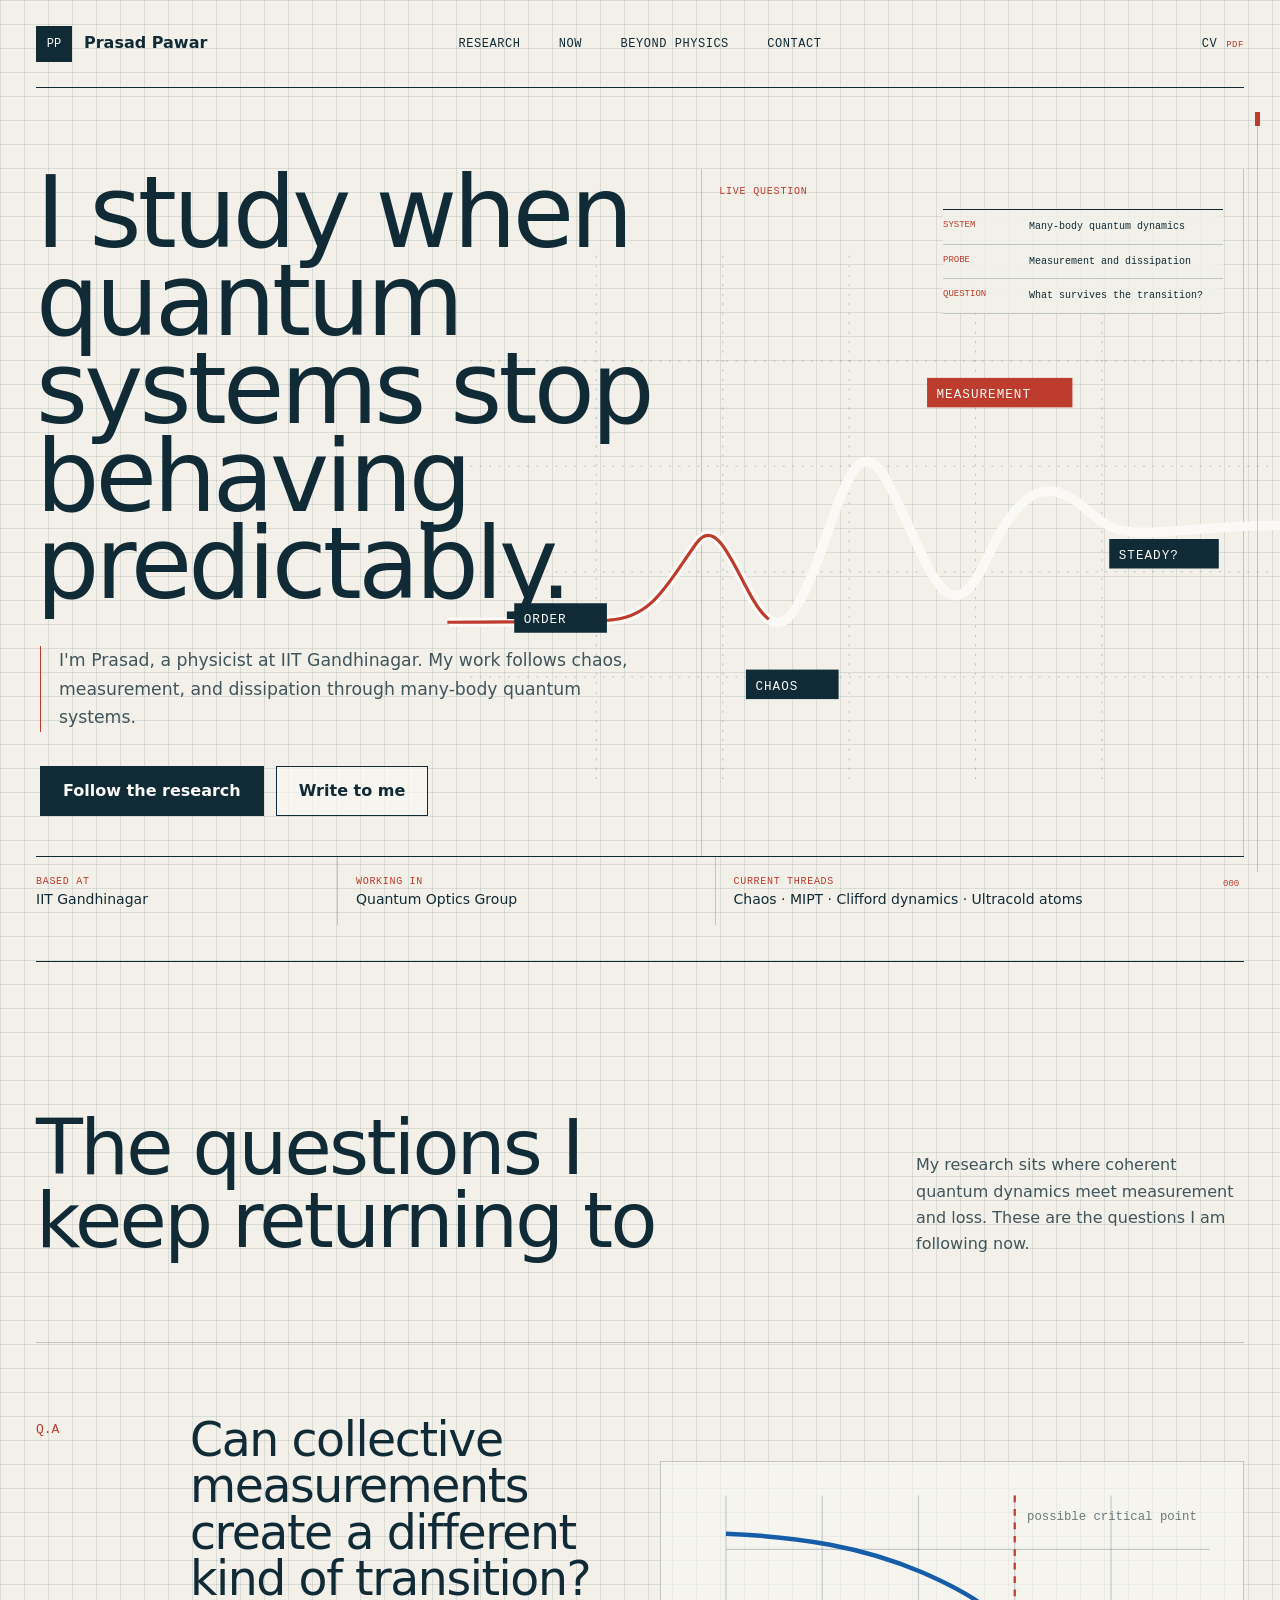
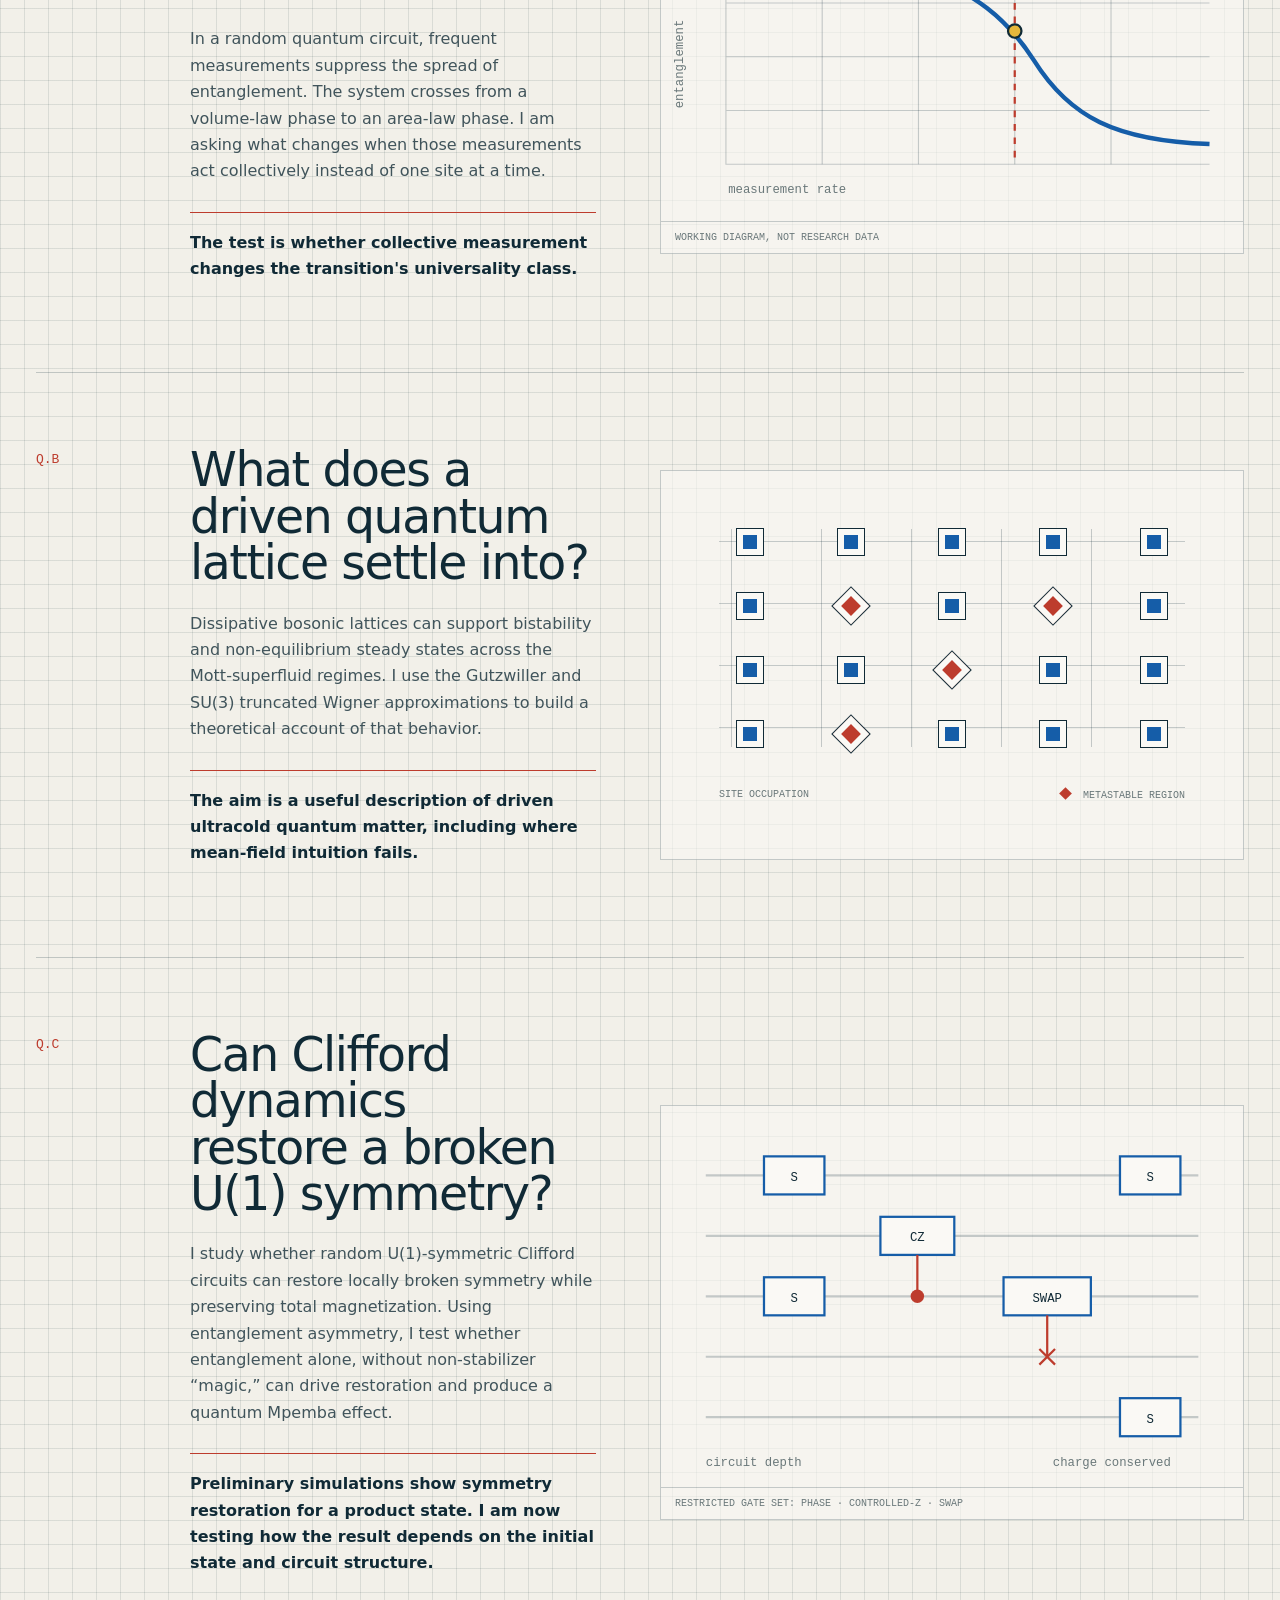
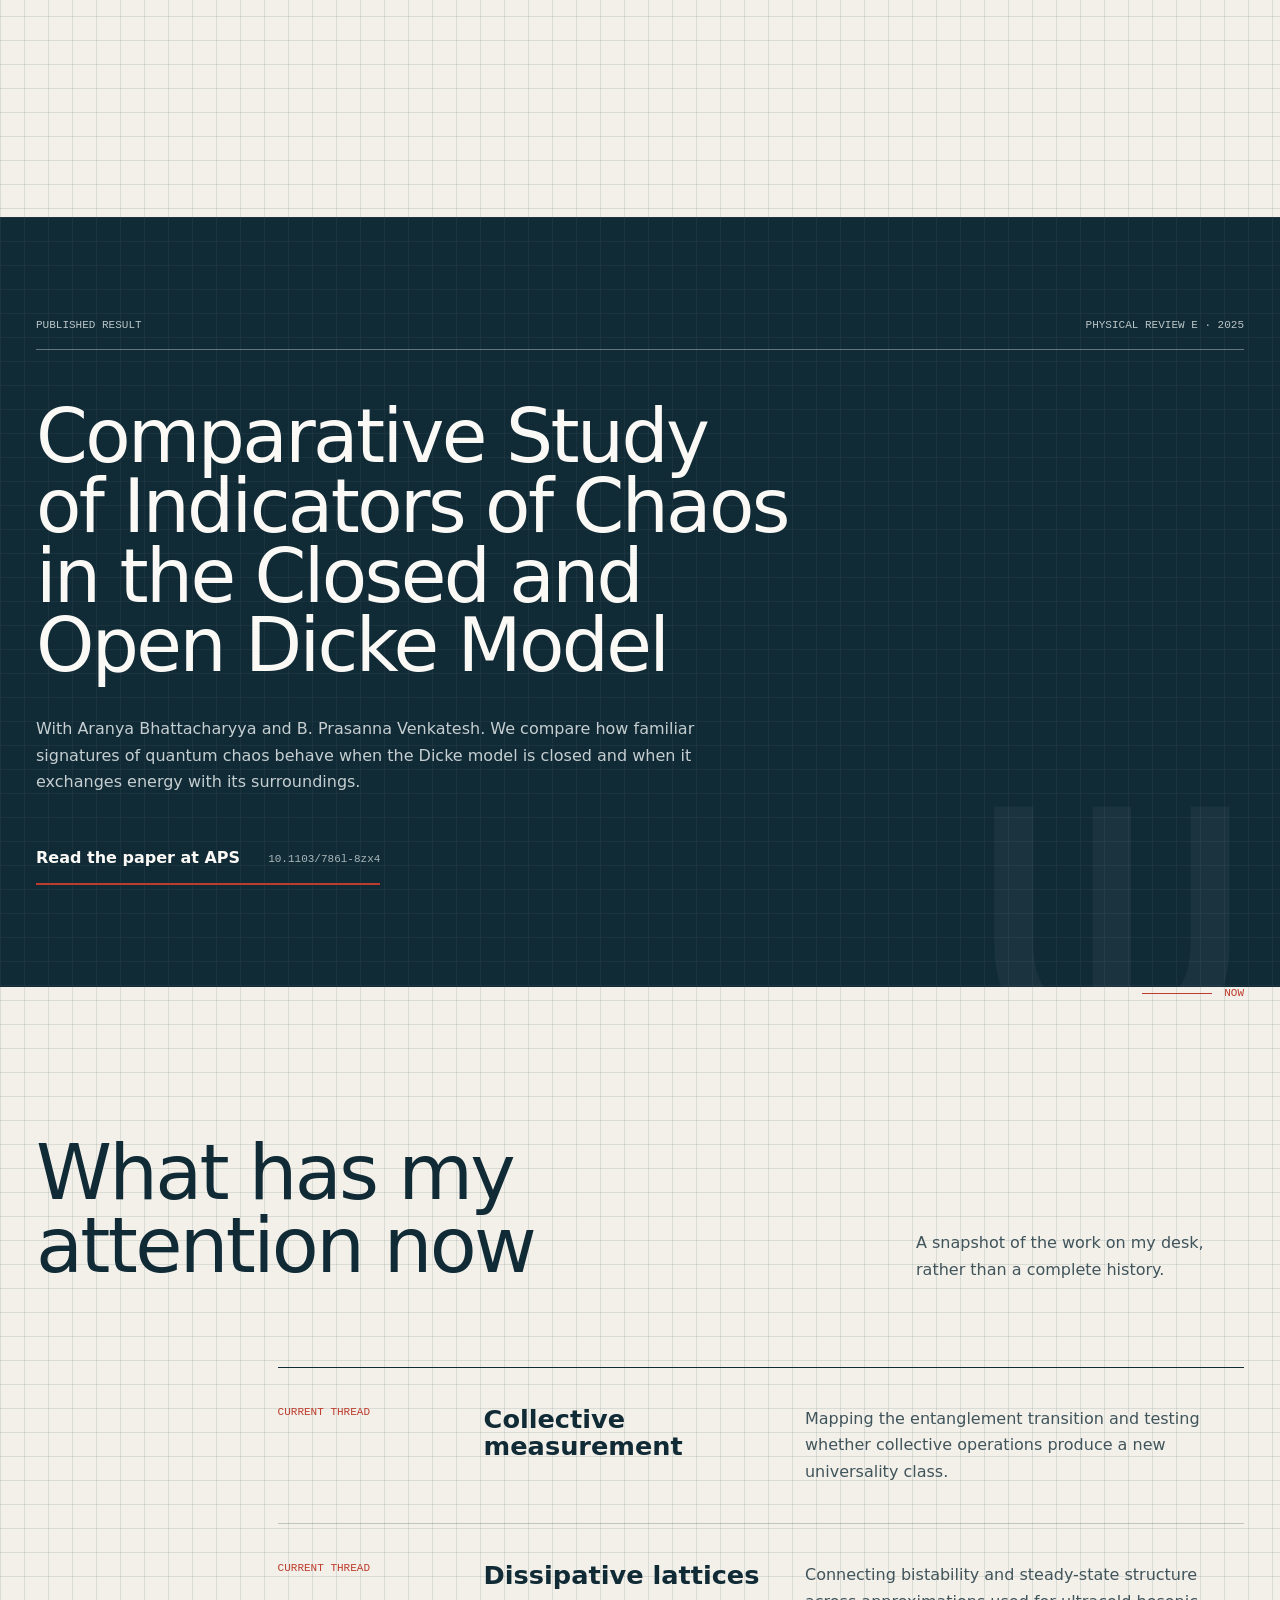
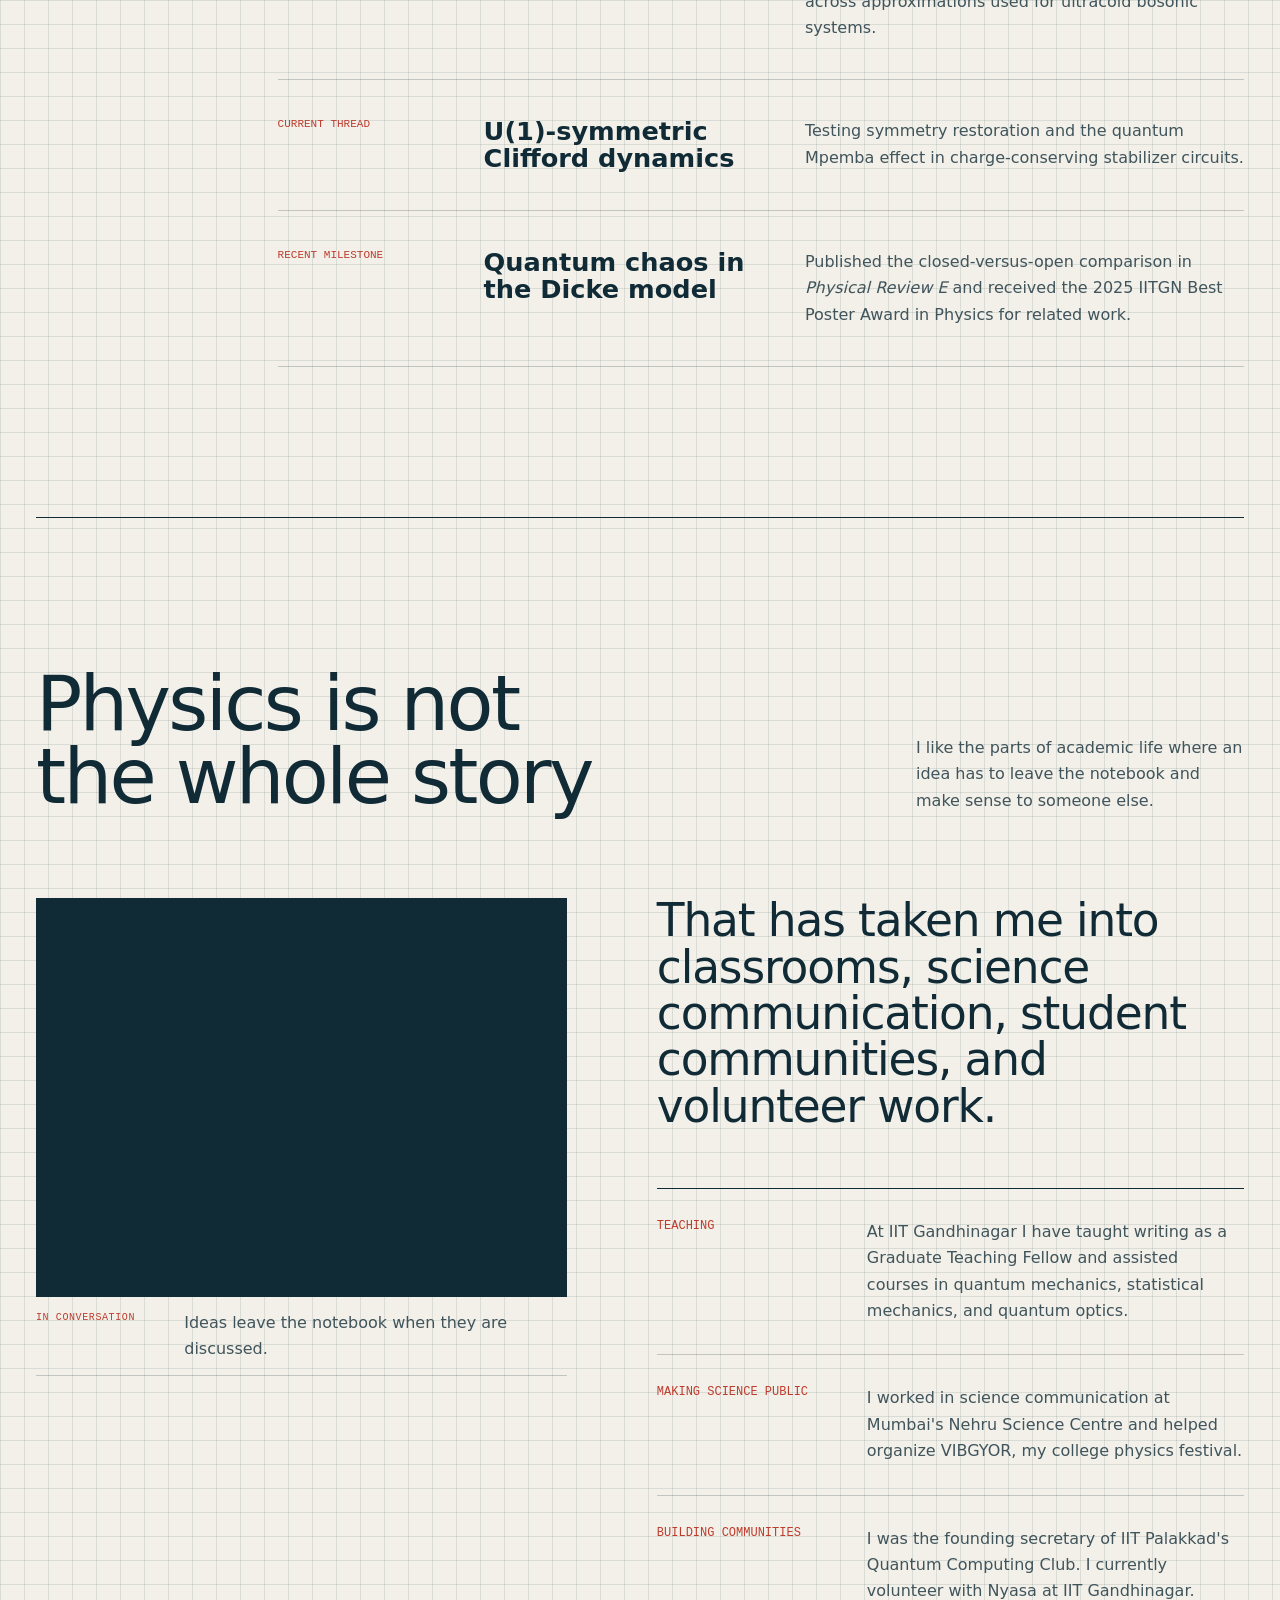
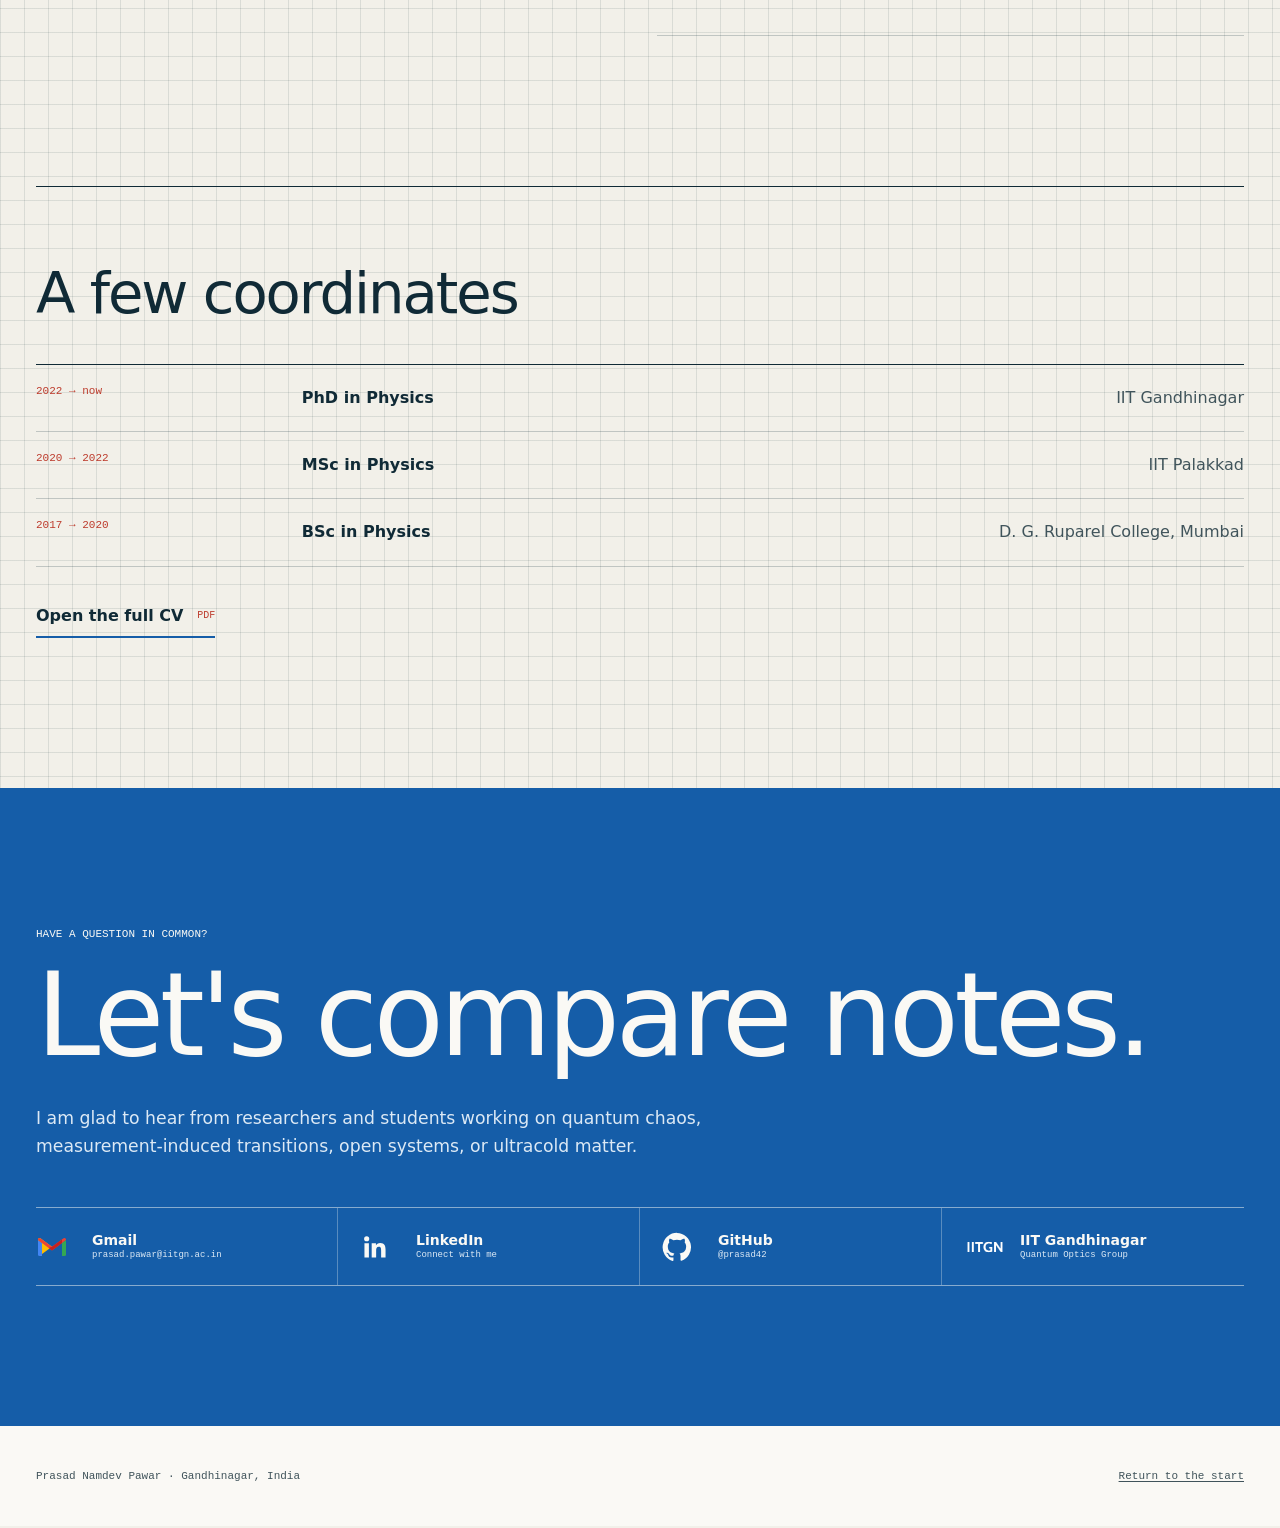
<file: index.html>
<!doctype html>
<html lang="en">
<head>
  <meta charset="utf-8">
  <meta name="viewport" content="width=device-width, initial-scale=1">
  <title>Prasad Namdev Pawar | Quantum many-body physicist</title>
  <meta name="description" content="Prasad Namdev Pawar studies quantum chaos, measurement-induced phase transitions, and non-equilibrium quantum matter at IIT Gandhinagar.">
  <meta name="author" content="Prasad Namdev Pawar">
  <meta name="robots" content="index, follow, max-image-preview:large">
  <meta name="referrer" content="strict-origin-when-cross-origin">
  <meta http-equiv="Content-Security-Policy" content="default-src 'self'; script-src 'self'; style-src 'self' https://fonts.googleapis.com; font-src https://fonts.gstatic.com; img-src 'self' data:; connect-src 'none'; object-src 'none'; base-uri 'none'; form-action 'none'">
  <meta name="theme-color" content="#f2f0e9">
  <link rel="canonical" href="https://prasad42.github.io/">
  <link rel="icon" href="favicon.svg" type="image/svg+xml">
  <meta property="og:title" content="Prasad Namdev Pawar | Quantum many-body physicist">
  <meta property="og:description" content="Research notes on chaos, measurement, and many-body quantum systems.">
  <meta property="og:type" content="website">
  <meta property="og:url" content="https://prasad42.github.io/">
  <link rel="preconnect" href="https://fonts.googleapis.com">
  <link rel="preconnect" href="https://fonts.gstatic.com" crossorigin>
  <link href="https://fonts.googleapis.com/css2?family=Familjen+Grotesk:ital,wght@0,400..700;1,400..700&family=Fragment+Mono:ital@0;1&family=Noto+Sans:wght@400;500;600&display=swap" rel="stylesheet">
  <link rel="stylesheet" href="styles.css">
  <script type="application/ld+json">
  {
    "@context": "https://schema.org",
    "@type": "Person",
    "name": "Prasad Namdev Pawar",
    "url": "https://prasad42.github.io/",
    "email": "mailto:prasad.pawar@iitgn.ac.in",
    "jobTitle": "PhD candidate in Physics",
    "affiliation": {
      "@type": "CollegeOrUniversity",
      "name": "Indian Institute of Technology Gandhinagar",
      "url": "https://iitgn.ac.in/"
    },
    "sameAs": [
      "https://github.com/prasad42",
      "https://www.linkedin.com/in/prasad-pawar-63672b11b/"
    ],
    "knowsAbout": [
      "Quantum chaos",
      "Measurement-induced phase transitions",
      "U(1)-symmetric Clifford circuits",
      "Quantum Mpemba effect",
      "Ultracold atoms",
      "Open quantum systems"
    ]
  }
  </script>
</head>
<body>
  <a class="skip-link" href="#main">Skip to the research</a>

  <header class="site-header" id="top">
    <a class="wordmark" href="#top" aria-label="Prasad Pawar, home">
      <span>PP</span>
      <span class="wordmark-name">Prasad Pawar</span>
    </a>
    <nav aria-label="Primary navigation">
      <a href="#research">Research</a>
      <a href="#now">Now</a>
      <a href="#beyond">Beyond physics</a>
      <a href="#contact">Contact</a>
    </nav>
    <a class="cv-link" href="prasad-pawar-cv.pdf">CV <span aria-hidden="true">PDF</span></a>
  </header>

  <main id="main">
    <section class="hero" aria-labelledby="hero-title">
      <div class="hero-copy">
        <h1 id="hero-title">I study when quantum systems stop behaving predictably.</h1>
        <p class="hero-intro">I'm Prasad, a physicist at IIT Gandhinagar. My work follows chaos, measurement, and dissipation through many-body quantum systems.</p>
        <div class="hero-actions">
          <a class="action action-primary" href="#research">Follow the research</a>
          <a class="action action-secondary" href="mailto:prasad.pawar@iitgn.ac.in">Write to me</a>
        </div>
      </div>

      <div class="hero-plot" aria-label="A research trajectory passing through chaos, measurement, and non-equilibrium states">
        <svg class="trajectory" viewBox="0 0 760 500" role="img" aria-labelledby="trajectory-title trajectory-desc">
          <title id="trajectory-title">Research trajectory</title>
          <desc id="trajectory-desc">A plotted line moves from ordered motion into chaos, crosses a measurement threshold, and settles into a non-equilibrium state.</desc>
          <g class="grid-lines" aria-hidden="true">
            <path d="M0 100H760M0 200H760M0 300H760M0 400H760"/>
            <path d="M120 0V500M240 0V500M360 0V500M480 0V500M600 0V500"/>
          </g>
          <path class="trace-shadow" d="M-20 348 C70 348 92 347 132 346 C174 344 188 310 215 273 C247 229 271 395 309 335 C346 275 360 143 398 218 C437 294 453 369 491 287 C529 205 558 216 590 245 C626 278 654 255 790 256"/>
          <path class="trace-draw" id="heroTrace" pathLength="1" d="M-20 348 C70 348 92 347 132 346 C174 344 188 310 215 273 C247 229 271 395 309 335 C346 275 360 143 398 218 C437 294 453 369 491 287 C529 205 558 216 590 245 C626 278 654 255 790 256"/>
          <g class="plot-label" transform="translate(42 330)"><rect width="88" height="28"/><text x="9" y="19">ORDER</text></g>
          <g class="plot-label" transform="translate(262 393)"><rect width="88" height="28"/><text x="9" y="19">CHAOS</text></g>
          <g class="plot-label accent" transform="translate(434 116)"><rect width="138" height="28"/><text x="9" y="19">MEASUREMENT</text></g>
          <g class="plot-label" transform="translate(607 269)"><rect width="104" height="28"/><text x="9" y="19">STEADY?</text></g>
        </svg>

        <dl class="plot-readout">
          <div><dt>System</dt><dd>Many-body quantum dynamics</dd></div>
          <div><dt>Probe</dt><dd>Measurement and dissipation</dd></div>
          <div><dt>Question</dt><dd>What survives the transition?</dd></div>
        </dl>
      </div>

      <dl class="hero-coordinates" aria-label="Current coordinates">
        <div><dt>Based at</dt><dd>IIT Gandhinagar</dd></div>
        <div><dt>Working in</dt><dd>Quantum Optics Group</dd></div>
        <div><dt>Current threads</dt><dd>Chaos · MIPT · Clifford dynamics · Ultracold atoms</dd></div>
      </dl>
    </section>

    <section class="research section-shell" id="research" aria-labelledby="research-title">
      <div class="section-heading">
        <h2 id="research-title">The questions I keep returning to</h2>
        <p>My research sits where coherent quantum dynamics meet measurement and loss. These are the questions I am following now.</p>
      </div>

      <article class="research-story story-measurement">
        <div class="story-index" aria-hidden="true">Q.A</div>
        <div class="story-copy">
          <h3>Can collective measurements create a different kind of transition?</h3>
          <p>In a random quantum circuit, frequent measurements suppress the spread of entanglement. The system crosses from a volume-law phase to an area-law phase. I am asking what changes when those measurements act collectively instead of one site at a time.</p>
          <p class="story-note">The test is whether collective measurement changes the transition's universality class.</p>
        </div>
        <div class="story-figure">
          <svg viewBox="0 0 520 320" role="img" aria-labelledby="mipt-title mipt-desc">
            <title id="mipt-title">Measurement-induced transition sketch</title>
            <desc id="mipt-desc">Entanglement falls as the measurement rate crosses a threshold.</desc>
            <g class="figure-grid"><path d="M58 30V270H490M58 78H490M58 126H490M58 174H490M58 222H490"/><path d="M144 30V270M230 30V270M316 30V270M402 30V270"/></g>
            <path class="figure-trace blue" d="M58 64 C126 67 180 76 232 98 C281 119 307 137 333 177 C365 228 406 249 490 252"/>
            <path class="figure-threshold" d="M316 30V270"/>
            <circle class="figure-point" cx="316" cy="151" r="6"/>
            <text x="60" y="296">measurement rate</text>
            <text x="327" y="52">possible critical point</text>
            <text class="vertical-label" transform="translate(20 220) rotate(-90)">entanglement</text>
          </svg>
          <p>Working diagram, not research data</p>
        </div>
      </article>

      <article class="research-story story-lattice">
        <div class="story-index" aria-hidden="true">Q.B</div>
        <div class="story-copy">
          <h3>What does a driven quantum lattice settle into?</h3>
          <p>Dissipative bosonic lattices can support bistability and non-equilibrium steady states across the Mott-superfluid regimes. I use the Gutzwiller and SU(3) truncated Wigner approximations to build a theoretical account of that behavior.</p>
          <p class="story-note">The aim is a useful description of driven ultracold quantum matter, including where mean-field intuition fails.</p>
        </div>
        <div class="story-figure lattice-figure" aria-label="Diagram of a dissipative bosonic lattice">
          <div class="lattice" aria-hidden="true">
            <span></span><span></span><span></span><span></span><span></span>
            <span></span><span class="hot"></span><span></span><span class="hot"></span><span></span>
            <span></span><span></span><span class="hot"></span><span></span><span></span>
            <span></span><span class="hot"></span><span></span><span></span><span></span>
          </div>
          <div class="lattice-key"><span>site occupation</span><span><i></i> metastable region</span></div>
        </div>
      </article>

      <article class="research-story story-clifford">
        <div class="story-index" aria-hidden="true">Q.C</div>
        <div class="story-copy">
          <h3>Can Clifford dynamics restore a broken U(1) symmetry?</h3>
          <p>I study whether random U(1)-symmetric Clifford circuits can restore locally broken symmetry while preserving total magnetization. Using entanglement asymmetry, I test whether entanglement alone, without non-stabilizer “magic,” can drive restoration and produce a quantum Mpemba effect.</p>
          <p class="story-note">Preliminary simulations show symmetry restoration for a product state. I am now testing how the result depends on the initial state and circuit structure.</p>
        </div>
        <div class="story-figure clifford-figure">
          <svg viewBox="0 0 520 340" role="img" aria-labelledby="clifford-title clifford-desc">
            <title id="clifford-title">U(1)-symmetric Clifford circuit sketch</title>
            <desc id="clifford-desc">Five qubit lines pass through staggered phase, controlled-Z, and swap gates while preserving total magnetization.</desc>
            <g class="circuit-wires">
              <path d="M40 62H480M40 116H480M40 170H480M40 224H480M40 278H480"/>
            </g>
            <g class="circuit-gates">
              <rect x="92" y="45" width="54" height="34"/><text x="119" y="67">S</text>
              <rect x="92" y="153" width="54" height="34"/><text x="119" y="175">S</text>
              <rect x="196" y="99" width="66" height="34"/><text x="229" y="121">CZ</text>
              <path d="M229 133V170"/>
              <circle cx="229" cy="170" r="6"/>
              <rect x="306" y="153" width="78" height="34"/><text x="345" y="175">SWAP</text>
              <path d="M345 187V224"/>
              <path d="M338 217L352 231M352 217L338 231"/>
              <rect x="410" y="45" width="54" height="34"/><text x="437" y="67">S</text>
              <rect x="410" y="261" width="54" height="34"/><text x="437" y="283">S</text>
            </g>
            <text x="40" y="322">circuit depth</text>
            <text x="350" y="322">charge conserved</text>
          </svg>
          <p>Restricted gate set: phase · controlled-Z · swap</p>
        </div>
      </article>
    </section>

    <section class="publication" aria-labelledby="publication-title">
      <div class="publication-meta">
        <span>Published result</span>
        <span>Physical Review E · 2025</span>
      </div>
      <div class="publication-body">
        <h2 id="publication-title">Comparative Study of Indicators of Chaos in the Closed and Open Dicke Model</h2>
        <p>With Aranya Bhattacharyya and B. Prasanna Venkatesh. We compare how familiar signatures of quantum chaos behave when the Dicke model is closed and when it exchanges energy with its surroundings.</p>
        <a class="paper-link" href="https://doi.org/10.1103/786l-8zx4" target="_blank" rel="noopener">Read the paper at APS <span>10.1103/786l-8zx4</span></a>
      </div>
      <div class="publication-mark" aria-hidden="true">ψ</div>
    </section>

    <section class="now section-shell" id="now" aria-labelledby="now-title">
      <div class="now-marker" aria-hidden="true"><span></span>NOW</div>
      <div class="section-heading">
        <h2 id="now-title">What has my attention now</h2>
        <p>A snapshot of the work on my desk, rather than a complete history.</p>
      </div>
      <div class="now-log">
        <article>
          <time datetime="2026">Current thread</time>
          <h3>Collective measurement</h3>
          <p>Mapping the entanglement transition and testing whether collective operations produce a new universality class.</p>
        </article>
        <article>
          <time datetime="2026">Current thread</time>
          <h3>Dissipative lattices</h3>
          <p>Connecting bistability and steady-state structure across approximations used for ultracold bosonic systems.</p>
        </article>
        <article>
          <time datetime="2026">Current thread</time>
          <h3>U(1)-symmetric Clifford dynamics</h3>
          <p>Testing symmetry restoration and the quantum Mpemba effect in charge-conserving stabilizer circuits.</p>
        </article>
        <article>
          <time datetime="2025">Recent milestone</time>
          <h3>Quantum chaos in the Dicke model</h3>
          <p>Published the closed-versus-open comparison in <cite>Physical Review E</cite> and received the 2025 IITGN Best Poster Award in Physics for related work.</p>
        </article>
      </div>
    </section>

    <section class="beyond section-shell" id="beyond" aria-labelledby="beyond-title">
      <div class="section-heading">
        <h2 id="beyond-title">Physics is not the whole story</h2>
        <p>I like the parts of academic life where an idea has to leave the notebook and make sense to someone else.</p>
      </div>
      <div class="beyond-layout">
        <figure class="beyond-portrait">
          <div class="portrait-frame">
            <img src="assets/prasad-speaking.png" width="1254" height="1254" loading="lazy" decoding="async" alt="Prasad Pawar speaking into a microphone during a discussion">
          </div>
          <figcaption>
            <span>In conversation</span>
            <span>Ideas leave the notebook when they are discussed.</span>
          </figcaption>
        </figure>
        <div class="beyond-content">
          <p class="beyond-lead">That has taken me into classrooms, science communication, student communities, and volunteer work.</p>
          <div class="beyond-notes">
            <article><h3>Teaching</h3><p>At IIT Gandhinagar I have taught writing as a Graduate Teaching Fellow and assisted courses in quantum mechanics, statistical mechanics, and quantum optics.</p></article>
            <article><h3>Making science public</h3><p>I worked in science communication at Mumbai's Nehru Science Centre and helped organize VIBGYOR, my college physics festival.</p></article>
            <article><h3>Building communities</h3><p>I was the founding secretary of IIT Palakkad's Quantum Computing Club. I currently volunteer with Nyasa at IIT Gandhinagar.</p></article>
          </div>
        </div>
      </div>
    </section>

    <section class="coordinates section-shell" aria-labelledby="coordinates-title">
      <div class="section-heading compact">
        <h2 id="coordinates-title">A few coordinates</h2>
      </div>
      <dl>
        <div><dt>2022 → now</dt><dd><strong>PhD in Physics</strong><span>IIT Gandhinagar</span></dd></div>
        <div><dt>2020 → 2022</dt><dd><strong>MSc in Physics</strong><span>IIT Palakkad</span></dd></div>
        <div><dt>2017 → 2020</dt><dd><strong>BSc in Physics</strong><span>D. G. Ruparel College, Mumbai</span></dd></div>
      </dl>
      <a class="text-link" href="prasad-pawar-cv.pdf">Open the full CV <span>PDF</span></a>
    </section>

    <section class="contact" id="contact" aria-labelledby="contact-title">
      <div class="contact-copy">
        <p class="contact-prompt">Have a question in common?</p>
        <h2 id="contact-title">Let's compare notes.</h2>
        <p>I am glad to hear from researchers and students working on quantum chaos, measurement-induced transitions, open systems, or ultracold matter.</p>
        <div class="contact-links">
          <a class="contact-channel" href="mailto:prasad.pawar@iitgn.ac.in">
            <svg class="channel-icon gmail-icon" viewBox="0 0 32 24" role="img" aria-label="Gmail">
              <path fill="#4285f4" d="M2 5.1 6 8v13H3.5A1.5 1.5 0 0 1 2 19.5Z"/>
              <path fill="#34a853" d="M26 8l4-2.9v14.4a1.5 1.5 0 0 1-1.5 1.5H26Z"/>
              <path fill="#fbbc04" d="M2 5.1V4.5A1.5 1.5 0 0 1 4.4 3.3L16 11.8 6 19V8Z"/>
              <path fill="#ea4335" d="M30 5.1V4.5a1.5 1.5 0 0 0-2.4-1.2L16 11.8 4.4 3.3A1.5 1.5 0 0 0 2 4.5v.6l14 10.3Z"/>
              <path fill="#c5221f" d="M26 8 16 15.4l-3.2-2.3L16 11.8l10-7.3Z"/>
            </svg>
            <span class="channel-name">Gmail</span>
            <span class="channel-detail">prasad.pawar@iitgn.ac.in</span>
          </a>
          <a class="contact-channel" href="https://www.linkedin.com/in/prasad-pawar-63672b11b/" target="_blank" rel="noopener">
            <svg class="channel-icon" viewBox="0 0 24 24" role="img" aria-label="LinkedIn"><path fill="currentColor" d="M20.45 20.45h-3.55v-5.57c0-1.33-.03-3.04-1.85-3.04-1.86 0-2.14 1.45-2.14 2.94v5.67H9.35V9h3.41v1.56h.05c.47-.9 1.63-1.85 3.36-1.85 3.6 0 4.27 2.37 4.27 5.46v6.28zM5.34 7.43a2.06 2.06 0 1 1 0-4.12 2.06 2.06 0 0 1 0 4.12zM7.12 20.45H3.56V9h3.56v11.45z"/></svg>
            <span class="channel-name">LinkedIn</span>
            <span class="channel-detail">Connect with me</span>
          </a>
          <a class="contact-channel" href="https://github.com/prasad42" target="_blank" rel="noopener">
            <svg class="channel-icon" viewBox="0 0 24 24" role="img" aria-label="GitHub"><path fill="currentColor" d="M12 .7a11.5 11.5 0 0 0-3.64 22.41c.58.11.79-.25.79-.56v-2.23c-3.22.7-3.9-1.37-3.9-1.37-.52-1.34-1.28-1.7-1.28-1.7-1.05-.72.08-.7.08-.7 1.16.08 1.77 1.19 1.77 1.19 1.03 1.77 2.7 1.26 3.36.96.1-.75.4-1.26.73-1.55-2.57-.29-5.27-1.28-5.27-5.68 0-1.26.45-2.28 1.19-3.09-.12-.29-.52-1.46.11-3.05 0 0 .97-.31 3.16 1.18a10.95 10.95 0 0 1 5.76 0c2.2-1.49 3.16-1.18 3.16-1.18.63 1.59.23 2.76.11 3.05.74.81 1.19 1.83 1.19 3.09 0 4.41-2.71 5.38-5.29 5.67.42.36.79 1.06.79 2.14v3.17c0 .31.21.68.8.56A11.5 11.5 0 0 0 12 .7Z"/></svg>
            <span class="channel-name">GitHub</span>
            <span class="channel-detail">@prasad42</span>
          </a>
          <a class="contact-channel" href="http://prasanna.people.iitgn.ac.in/" target="_blank" rel="noopener">
            <img class="channel-icon iitgn-icon" src="assets/iitgn-logo.png" width="1995" height="1058" alt="IIT Gandhinagar">
            <span class="channel-name">IIT Gandhinagar</span>
            <span class="channel-detail">Quantum Optics Group</span>
          </a>
        </div>
      </div>
    </section>
  </main>

  <footer>
    <span>Prasad Namdev Pawar · Gandhinagar, India</span>
    <a href="#top">Return to the start</a>
  </footer>

  <div class="scroll-gauge" aria-hidden="true"><span id="scrollGauge"></span><b id="scrollReadout">000</b></div>
  <script src="script.js"></script>
</body>
</html>
</file>
<file: styles.css>
:root {
  --paper: #f2f0e9;
  --paper-bright: #faf9f5;
  --ink: #102a36;
  --ink-soft: #40545b;
  --ink-faint: #6a787a;
  --grid: rgba(16, 42, 54, 0.105);
  --grid-strong: rgba(16, 42, 54, 0.22);
  --blue: #155da8;
  --red: #bd3c2d;
  --yellow: #e5b73b;
  --sans: "Noto Sans", system-ui, sans-serif;
  --display: "Familjen Grotesk", system-ui, sans-serif;
  --measure: "Fragment Mono", ui-monospace, monospace;
  --page: min(1240px, calc(100vw - 72px));
}

* { box-sizing: border-box; }
html { scroll-behavior: smooth; scroll-padding-top: 96px; background: var(--paper); }
body {
  margin: 0;
  color: var(--ink);
  background-color: var(--paper);
  background-image:
    linear-gradient(var(--grid) 1px, transparent 1px),
    linear-gradient(90deg, var(--grid) 1px, transparent 1px);
  background-size: 24px 24px;
  font-family: var(--sans);
  font-size: 16px;
  line-height: 1.65;
  overflow-x: hidden;
  -webkit-font-smoothing: antialiased;
}

::selection { color: var(--paper-bright); background: var(--blue); }
a { color: inherit; text-underline-offset: 0.22em; text-decoration-thickness: 1px; }
a:hover { text-decoration-color: var(--red); }
:focus-visible { outline: 3px solid var(--yellow); outline-offset: 4px; }
img, svg { display: block; max-width: 100%; }

.skip-link {
  position: fixed;
  z-index: 100;
  top: 10px;
  left: 10px;
  padding: 10px 14px;
  color: var(--paper-bright);
  background: var(--ink);
  transform: translateY(-150%);
}
.skip-link:focus { transform: translateY(0); }

.site-header {
  position: relative;
  z-index: 20;
  width: var(--page);
  height: 88px;
  margin: 0 auto;
  display: grid;
  grid-template-columns: 1fr auto 1fr;
  align-items: center;
  border-bottom: 1px solid var(--ink);
}
.wordmark { display: inline-flex; align-items: center; gap: 12px; width: max-content; text-decoration: none; font-family: var(--display); font-weight: 650; }
.wordmark > span:first-child { display: grid; place-items: center; width: 36px; height: 36px; color: var(--paper-bright); background: var(--ink); font: 400 12px/1 var(--measure); }
.site-header nav { display: flex; gap: clamp(20px, 3vw, 46px); }
.site-header nav a, .cv-link { font: 400 12px/1 var(--measure); text-decoration: none; text-transform: uppercase; letter-spacing: 0.045em; }
.site-header nav a { position: relative; padding: 14px 0; }
.site-header nav a::after { content: ""; position: absolute; left: 0; right: 100%; bottom: 7px; height: 2px; background: var(--red); transition: right 180ms ease-out; }
.site-header nav a:hover::after, .site-header nav a.active::after { right: 0; }
.cv-link { justify-self: end; display: flex; align-items: baseline; gap: 9px; }
.cv-link span { color: var(--red); font-size: 9px; }

.hero {
  position: relative;
  width: var(--page);
  min-height: calc(100svh - 88px);
  margin: 0 auto;
  padding: clamp(70px, 9vh, 120px) 0 36px;
  display: grid;
  grid-template-columns: minmax(0, 1.08fr) minmax(440px, 0.92fr);
  grid-template-rows: 1fr auto;
  column-gap: 28px;
}
.hero-copy { position: relative; z-index: 3; align-self: center; padding-bottom: 40px; }
.hero h1 {
  max-width: 820px;
  margin: 0;
  font-family: var(--display);
  font-size: clamp(4.5rem, 7.8vw, 8rem);
  font-weight: 520;
  letter-spacing: -0.038em;
  line-height: 0.88;
  text-wrap: balance;
}
.hero-intro { max-width: 610px; margin: 38px 0 0 4px; padding-left: 18px; border-left: 1px solid var(--red); color: var(--ink-soft); font-size: clamp(1rem, 1.35vw, 1.18rem); }
.hero-actions { display: flex; flex-wrap: wrap; gap: 12px; margin: 34px 0 0 4px; }
.action { display: inline-flex; min-height: 50px; padding: 0 22px; align-items: center; justify-content: center; font-weight: 600; text-decoration: none; border: 1px solid var(--ink); transition: color 180ms ease, background 180ms ease, transform 180ms ease; }
.action:hover { transform: translateY(-2px); }
.action-primary { color: var(--paper-bright); background: var(--ink); }
.action-primary:hover { background: var(--blue); }
.action-secondary { background: rgba(250, 249, 245, 0.62); }
.action-secondary:hover { color: var(--paper-bright); background: var(--red); border-color: var(--red); }

.hero-plot { position: relative; align-self: stretch; min-height: 550px; border-inline: 1px solid var(--grid-strong); }
.hero-plot::before { content: "LIVE QUESTION"; position: absolute; top: 17px; left: 17px; color: var(--red); font: 10px var(--measure); letter-spacing: .08em; }
.trajectory { position: absolute; z-index: 2; width: 148%; max-width: none; top: 51%; right: -5%; transform: translateY(-50%); overflow: visible; }
.grid-lines path { fill: none; stroke: var(--grid-strong); stroke-width: 1; stroke-dasharray: 2 7; }
.trace-shadow { fill: none; stroke: var(--paper-bright); stroke-width: 9; }
.trace-draw { fill: none; stroke: var(--red); stroke-width: 3; stroke-linecap: square; stroke-dasharray: 1; stroke-dashoffset: var(--trace-offset, 0); }
.plot-label rect { fill: var(--ink); }
.plot-label text { fill: var(--paper-bright); font: 12px var(--measure); letter-spacing: 0.08em; }
.plot-label.accent rect { fill: var(--red); }
.plot-readout { position: absolute; z-index: 3; top: 40px; right: 20px; width: min(280px, 62%); margin: 0; border-top: 1px solid var(--ink); background: rgba(242, 240, 233, .86); }
.plot-readout div { display: grid; grid-template-columns: 74px 1fr; gap: 12px; padding: 10px 0; border-bottom: 1px solid var(--grid-strong); }
.plot-readout dt { color: var(--red); font: 9px var(--measure); text-transform: uppercase; }
.plot-readout dd { margin: 0; font: 10px/1.35 var(--measure); }
.hero-coordinates { grid-column: 1 / -1; display: grid; grid-template-columns: 0.8fr 1fr 1.4fr; margin: 0; border-top: 1px solid var(--ink); }
.hero-coordinates div { min-height: 68px; padding: 13px 18px 10px 0; display: grid; align-content: center; border-right: 1px solid var(--grid-strong); }
.hero-coordinates div + div { padding-left: 18px; }
.hero-coordinates div:last-child { border-right: 0; }
.hero-coordinates dt { margin-bottom: 2px; color: var(--red); font: 10px/1.3 var(--measure); text-transform: uppercase; letter-spacing: 0.07em; }
.hero-coordinates dd { margin: 0; font: 500 14px/1.4 var(--sans); }

.section-shell { width: var(--page); margin: 0 auto; padding: 150px 0; }
.section-heading { display: grid; grid-template-columns: minmax(0, 1.5fr) minmax(300px, 0.6fr); gap: 60px; align-items: end; margin-bottom: 84px; }
.section-heading h2 { max-width: 860px; margin: 0; font-family: var(--display); font-size: clamp(3.3rem, 6vw, 6rem); font-weight: 520; letter-spacing: -0.035em; line-height: 0.95; text-wrap: balance; }
.section-heading p { max-width: 470px; margin: 0; color: var(--ink-soft); }

.research { position: relative; border-top: 1px solid var(--ink); }
.research-story { display: grid; grid-template-columns: 90px minmax(300px, 0.82fr) minmax(420px, 1.18fr); gap: clamp(28px, 5vw, 76px); align-items: center; padding: 74px 0; border-top: 1px solid var(--grid-strong); }
.story-index { align-self: start; padding-top: 5px; color: var(--red); font: 13px var(--measure); }
.story-copy h3 { margin: 0 0 24px; font-family: var(--display); font-size: clamp(2.1rem, 3.7vw, 4rem); font-weight: 520; letter-spacing: -0.03em; line-height: 0.98; text-wrap: balance; }
.story-copy p { max-width: 62ch; color: var(--ink-soft); }
.story-copy .story-note { margin-top: 27px; padding: 17px 0 0; color: var(--ink); border-top: 1px solid var(--red); font-weight: 550; }
.story-figure { background: rgba(250, 249, 245, 0.58); border: 1px solid var(--grid-strong); }
.story-figure > p { margin: 0; padding: 10px 14px; color: var(--ink-faint); border-top: 1px solid var(--grid-strong); font: 10px var(--measure); text-transform: uppercase; }
.story-figure svg { width: 100%; }
.figure-grid path { fill: none; stroke: var(--grid-strong); stroke-width: 1; }
.figure-trace { fill: none; stroke-width: 4; }
.figure-trace.blue { stroke: var(--blue); }
.figure-threshold { stroke: var(--red); stroke-width: 2; stroke-dasharray: 6 6; }
.figure-point { fill: var(--yellow); stroke: var(--ink); stroke-width: 2; }
.story-figure text { fill: var(--ink-faint); font: 11px var(--measure); }
.lattice-figure { position: relative; min-height: 350px; padding: 58px; display: flex; flex-direction: column; justify-content: center; }
.lattice { display: grid; grid-template-columns: repeat(5, 1fr); gap: clamp(18px, 3vw, 38px); position: relative; }
.lattice::before, .lattice::after { content: ""; position: absolute; inset: 12px 0 auto; height: 1px; background: var(--grid-strong); box-shadow: 0 62px var(--grid-strong), 0 124px var(--grid-strong), 0 186px var(--grid-strong); }
.lattice::after { inset: 0 auto 0 12px; width: 1px; height: auto; box-shadow: 90px 0 var(--grid-strong), 180px 0 var(--grid-strong), 270px 0 var(--grid-strong), 360px 0 var(--grid-strong); }
.lattice span { position: relative; z-index: 1; width: 26px; height: 26px; justify-self: center; background: var(--blue); border: 6px solid var(--paper-bright); outline: 1px solid var(--ink); }
.lattice span.hot { background: var(--red); transform: rotate(45deg); }
.lattice-key { display: flex; justify-content: space-between; gap: 18px; margin-top: 42px; color: var(--ink-faint); font: 10px var(--measure); text-transform: uppercase; }
.lattice-key i { display: inline-block; width: 9px; height: 9px; margin-right: 7px; background: var(--red); transform: rotate(45deg); }
.clifford-figure svg { width: 100%; }
.circuit-wires path { fill: none; stroke: var(--grid-strong); stroke-width: 2; }
.circuit-gates rect { fill: var(--paper-bright); stroke: var(--blue); stroke-width: 2; }
.circuit-gates path { fill: none; stroke: var(--red); stroke-width: 2; }
.circuit-gates circle { fill: var(--red); }
.circuit-gates text { fill: var(--ink); font: 11px var(--measure); text-anchor: middle; }

.publication { position: relative; min-height: 610px; padding: clamp(70px, 8vw, 130px) max(36px, calc((100vw - 1240px) / 2)); color: var(--paper-bright); background: var(--ink); overflow: hidden; }
.publication::before { content: ""; position: absolute; inset: 0; opacity: 0.13; background-image: linear-gradient(rgba(250,249,245,.34) 1px, transparent 1px), linear-gradient(90deg, rgba(250,249,245,.34) 1px, transparent 1px); background-size: 24px 24px; }
.publication-meta { position: relative; z-index: 1; display: flex; justify-content: space-between; gap: 24px; padding-bottom: 18px; border-bottom: 1px solid rgba(250,249,245,.36); color: #bac5c6; font: 11px var(--measure); text-transform: uppercase; }
.publication-body { position: relative; z-index: 1; max-width: 1000px; padding-top: 52px; }
.publication h2 { max-width: 990px; margin: 0; font-family: var(--display); font-size: clamp(3rem, 5.8vw, 6.2rem); font-weight: 500; letter-spacing: -0.035em; line-height: 0.94; text-wrap: balance; }
.publication-body > p { max-width: 720px; margin: 35px 0; color: #c5ced0; }
.paper-link { display: inline-flex; flex-wrap: wrap; gap: 14px 28px; align-items: center; padding: 15px 0 11px; color: var(--paper-bright); border-bottom: 2px solid var(--red); font-weight: 600; text-decoration: none; }
.paper-link span { color: #aab8ba; font: 11px var(--measure); }
.publication-mark { position: absolute; right: 2vw; bottom: -0.28em; color: rgba(250,249,245,.045); font: 500 min(34vw, 430px)/1 var(--display); }

.now { position: relative; }
.now-marker { position: absolute; top: 0; right: 0; display: flex; align-items: center; gap: 12px; color: var(--red); font: 11px var(--measure); }
.now-marker span { width: 70px; height: 1px; background: var(--red); }
.now-log { margin-left: 20%; border-top: 1px solid var(--ink); }
.now-log article { display: grid; grid-template-columns: 170px minmax(240px, 0.65fr) minmax(320px, 1fr); gap: 36px; padding: 38px 0; border-bottom: 1px solid var(--grid-strong); }
.now-log time { color: var(--red); font: 11px var(--measure); text-transform: uppercase; }
.now-log h3 { margin: 0; font-family: var(--display); font-size: 1.6rem; font-weight: 580; line-height: 1.05; }
.now-log p { max-width: 65ch; margin: 0; color: var(--ink-soft); }

.beyond { border-top: 1px solid var(--ink); }
.beyond-layout { display: grid; grid-template-columns: minmax(380px, 0.95fr) minmax(500px, 1.05fr); gap: clamp(48px, 7vw, 104px); align-items: start; }
.beyond-portrait { min-width: 0; margin: 0; }
.portrait-frame { position: relative; aspect-ratio: 4 / 3; border: 1px solid var(--ink); background: var(--ink); overflow: hidden; }
.portrait-frame img { width: 100%; height: 100%; object-fit: cover; object-position: center 38%; }
.beyond-portrait figcaption { display: grid; grid-template-columns: minmax(120px, 0.34fr) 1fr; gap: 18px; padding: 13px 0; border-bottom: 1px solid var(--grid-strong); color: var(--ink-soft); }
.beyond-portrait figcaption span:first-child { color: var(--red); font: 10px/1.5 var(--measure); text-transform: uppercase; letter-spacing: 0.06em; }
.beyond-content { min-width: 0; }
.beyond-lead { max-width: 610px; margin: 0 0 58px; font-family: var(--display); font-size: clamp(2rem, 3.55vw, 4.2rem); line-height: 1.02; letter-spacing: -0.025em; }
.beyond-notes { border-top: 1px solid var(--ink); }
.beyond-notes article { display: grid; grid-template-columns: 180px 1fr; gap: 30px; padding: 30px 0; border-bottom: 1px solid var(--grid-strong); }
.beyond-notes h3 { margin: 0; font: 400 12px var(--measure); text-transform: uppercase; color: var(--red); }
.beyond-notes p { margin: 0; color: var(--ink-soft); }

.coordinates { padding-top: 80px; border-top: 1px solid var(--ink); }
.section-heading.compact { margin-bottom: 42px; }
.section-heading.compact h2 { font-size: clamp(2.8rem, 4.5vw, 5rem); }
.coordinates dl { margin: 0 0 36px; border-top: 1px solid var(--ink); }
.coordinates dl > div { display: grid; grid-template-columns: 22% 1fr; padding: 20px 0; border-bottom: 1px solid var(--grid-strong); }
.coordinates dt { color: var(--red); font: 11px var(--measure); }
.coordinates dd { display: flex; justify-content: space-between; gap: 25px; margin: 0; }
.coordinates dd span { color: var(--ink-soft); }
.text-link { display: inline-flex; gap: 14px; align-items: center; padding-bottom: 7px; border-bottom: 2px solid var(--blue); font-weight: 600; text-decoration: none; }
.text-link span { color: var(--red); font: 10px var(--measure); }

.contact { position: relative; padding: 140px max(36px, calc((100vw - 1240px) / 2)); color: var(--paper-bright); background: var(--blue); }
.contact-prompt { margin: 0 0 24px; font: 11px var(--measure); text-transform: uppercase; }
.contact h2 { margin: 0; font-family: var(--display); font-size: clamp(4rem, 9vw, 8.5rem); font-weight: 540; letter-spacing: -0.04em; line-height: 0.9; }
.contact-copy > p:not(.contact-prompt) { max-width: 680px; margin: 36px 0; color: #dce9f5; font-size: 1.08rem; }
.contact-links { display: grid; grid-template-columns: repeat(4, 1fr); margin-top: 46px; border-block: 1px solid rgba(250,249,245,.5); }
.contact-channel { min-width: 0; padding: 24px 22px 22px 0; display: grid; grid-template-columns: 42px 1fr; grid-template-rows: auto auto; column-gap: 14px; align-items: center; border-right: 1px solid rgba(250,249,245,.3); text-decoration: none; }
.contact-channel + .contact-channel { padding-left: 22px; }
.contact-channel:last-child { border-right: 0; }
.channel-icon { grid-row: 1 / 3; width: 30px; height: 30px; object-fit: contain; color: var(--paper-bright); transition: transform 180ms ease-out; }
.contact-channel:hover .channel-icon { transform: translateY(-3px); }
.gmail-icon { width: 32px; }
.iitgn-icon { width: 42px; filter: invert(1); }
.channel-name { font: 600 14px/1.25 var(--sans); }
.channel-detail { min-width: 0; overflow: hidden; color: #dce9f5; font: 9px/1.5 var(--measure); text-overflow: ellipsis; white-space: nowrap; }

footer { min-height: 100px; padding: 28px max(36px, calc((100vw - 1240px) / 2)); display: flex; justify-content: space-between; align-items: center; gap: 30px; color: var(--ink-soft); background: var(--paper-bright); font: 11px var(--measure); }

.scroll-gauge { position: fixed; z-index: 30; top: 112px; right: 12px; bottom: 28px; width: 18px; pointer-events: none; }
.scroll-gauge::before { content: ""; position: absolute; top: 0; bottom: 0; left: 7px; width: 1px; background: var(--grid-strong); }
.scroll-gauge span { position: absolute; top: 0; left: 5px; width: 5px; height: 14px; background: var(--red); transform: translateY(calc(var(--scroll-progress, 0) * (100vh - 166px))); transition: transform 80ms linear; }
.scroll-gauge b { position: absolute; left: -27px; bottom: -17px; color: var(--red); font: 400 9px var(--measure); }

@media (max-width: 1050px) {
  :root { --page: min(100% - 44px, 900px); }
  .site-header { grid-template-columns: 1fr auto; }
  .site-header nav { display: none; }
  .hero { grid-template-columns: 1fr; grid-template-rows: auto auto auto; padding-top: 80px; }
  .hero-copy { padding-bottom: 70px; }
  .hero h1 { max-width: 850px; }
  .hero-plot { min-height: 670px; }
  .trajectory { width: 108%; right: -4%; }
  .research-story { grid-template-columns: 60px 1fr; }
  .story-figure { grid-column: 2; }
  .now-log { margin-left: 8%; }
  .now-log article { grid-template-columns: 130px 0.6fr 1fr; gap: 24px; }
  .beyond-layout { grid-template-columns: minmax(280px, 0.85fr) minmax(0, 1.15fr); gap: 44px; }
  .beyond-notes article { grid-template-columns: 135px 1fr; }
}

@media (max-width: 700px) {
  :root { --page: calc(100% - 32px); }
  body { background-size: 20px 20px; }
  html { scroll-padding-top: 24px; }
  .site-header { height: 70px; }
  .wordmark-name { display: none; }
  .hero { min-height: auto; padding: 72px 0 20px; }
  .hero h1 { font-size: clamp(3.7rem, 16.5vw, 5.8rem); line-height: 0.9; }
  .hero-intro { margin-top: 28px; }
  .hero-plot { min-height: 390px; margin-top: 20px; }
  .trajectory { width: 135%; right: -18%; top: 56%; }
  .plot-readout { width: calc(100% - 34px); right: 17px; }
  .plot-label { transform: scale(.85); transform-origin: left center; }
  .hero-coordinates { grid-template-columns: 1fr; }
  .hero-coordinates div, .hero-coordinates div + div { padding: 11px 0; border-right: 0; border-bottom: 1px solid var(--grid-strong); }
  .hero-coordinates div:last-child { border-bottom: 0; }
  .section-shell { padding: 100px 0; }
  .section-heading { grid-template-columns: 1fr; gap: 25px; margin-bottom: 55px; }
  .section-heading h2 { font-size: clamp(3rem, 14vw, 5rem); }
  .section-heading p { max-width: 58ch; }
  .research-story { grid-template-columns: 1fr; gap: 20px; padding: 50px 0 68px; }
  .story-index, .story-figure { grid-column: 1; }
  .story-copy h3 { font-size: clamp(2.4rem, 11vw, 3.6rem); }
  .lattice-figure { min-height: 285px; padding: 42px 18px; }
  .lattice { gap: 20px; }
  .lattice::before, .lattice::after { display: none; }
  .publication { min-height: 680px; padding: 80px 16px; }
  .publication-meta { align-items: flex-end; }
  .publication-meta span:last-child { text-align: right; }
  .publication h2 { font-size: clamp(3rem, 13.2vw, 5rem); }
  .paper-link { align-items: flex-start; }
  .now-marker { top: 28px; }
  .now-log { margin-left: 0; }
  .now-log article { grid-template-columns: 1fr; gap: 9px; padding: 28px 0; }
  .now-log h3 { font-size: 1.8rem; }
  .beyond-layout { grid-template-columns: 1fr; gap: 60px; }
  .beyond-portrait figcaption { grid-template-columns: 115px 1fr; }
  .beyond-lead { font-size: 2.8rem; }
  .beyond-notes article { grid-template-columns: 1fr; gap: 10px; }
  .coordinates dl > div { grid-template-columns: 1fr; gap: 7px; }
  .coordinates dd { flex-direction: column; gap: 1px; }
  .contact { padding: 100px 16px; }
  .contact h2 { font-size: clamp(4.2rem, 20vw, 6.5rem); }
  .contact-links { grid-template-columns: 1fr 1fr; }
  .contact-channel, .contact-channel + .contact-channel { padding: 20px 12px 20px 0; border-right: 0; border-bottom: 1px solid rgba(250,249,245,.3); }
  .contact-channel:nth-child(even) { padding-left: 14px; border-left: 1px solid rgba(250,249,245,.3); }
  .contact-channel:nth-last-child(-n + 2) { border-bottom: 0; }
  .channel-detail { white-space: normal; overflow-wrap: anywhere; }
  footer { padding: 25px 16px; flex-direction: column; align-items: flex-start; }
  .scroll-gauge { display: none; }
}

@media (prefers-reduced-motion: reduce) {
  html { scroll-behavior: auto; }
  *, *::before, *::after { scroll-behavior: auto !important; transition-duration: 0.001ms !important; animation-duration: 0.001ms !important; animation-iteration-count: 1 !important; }
  .trace-draw { stroke-dashoffset: 0 !important; }
}

@media print {
  .site-header nav, .hero-actions, .scroll-gauge { display: none; }
  body { background: white; }
  .publication, .contact { color: var(--ink); background: white; border-block: 1px solid var(--ink); }
  .publication-body > p, .contact > p:not(.contact-prompt) { color: var(--ink-soft); }
}
</file>
